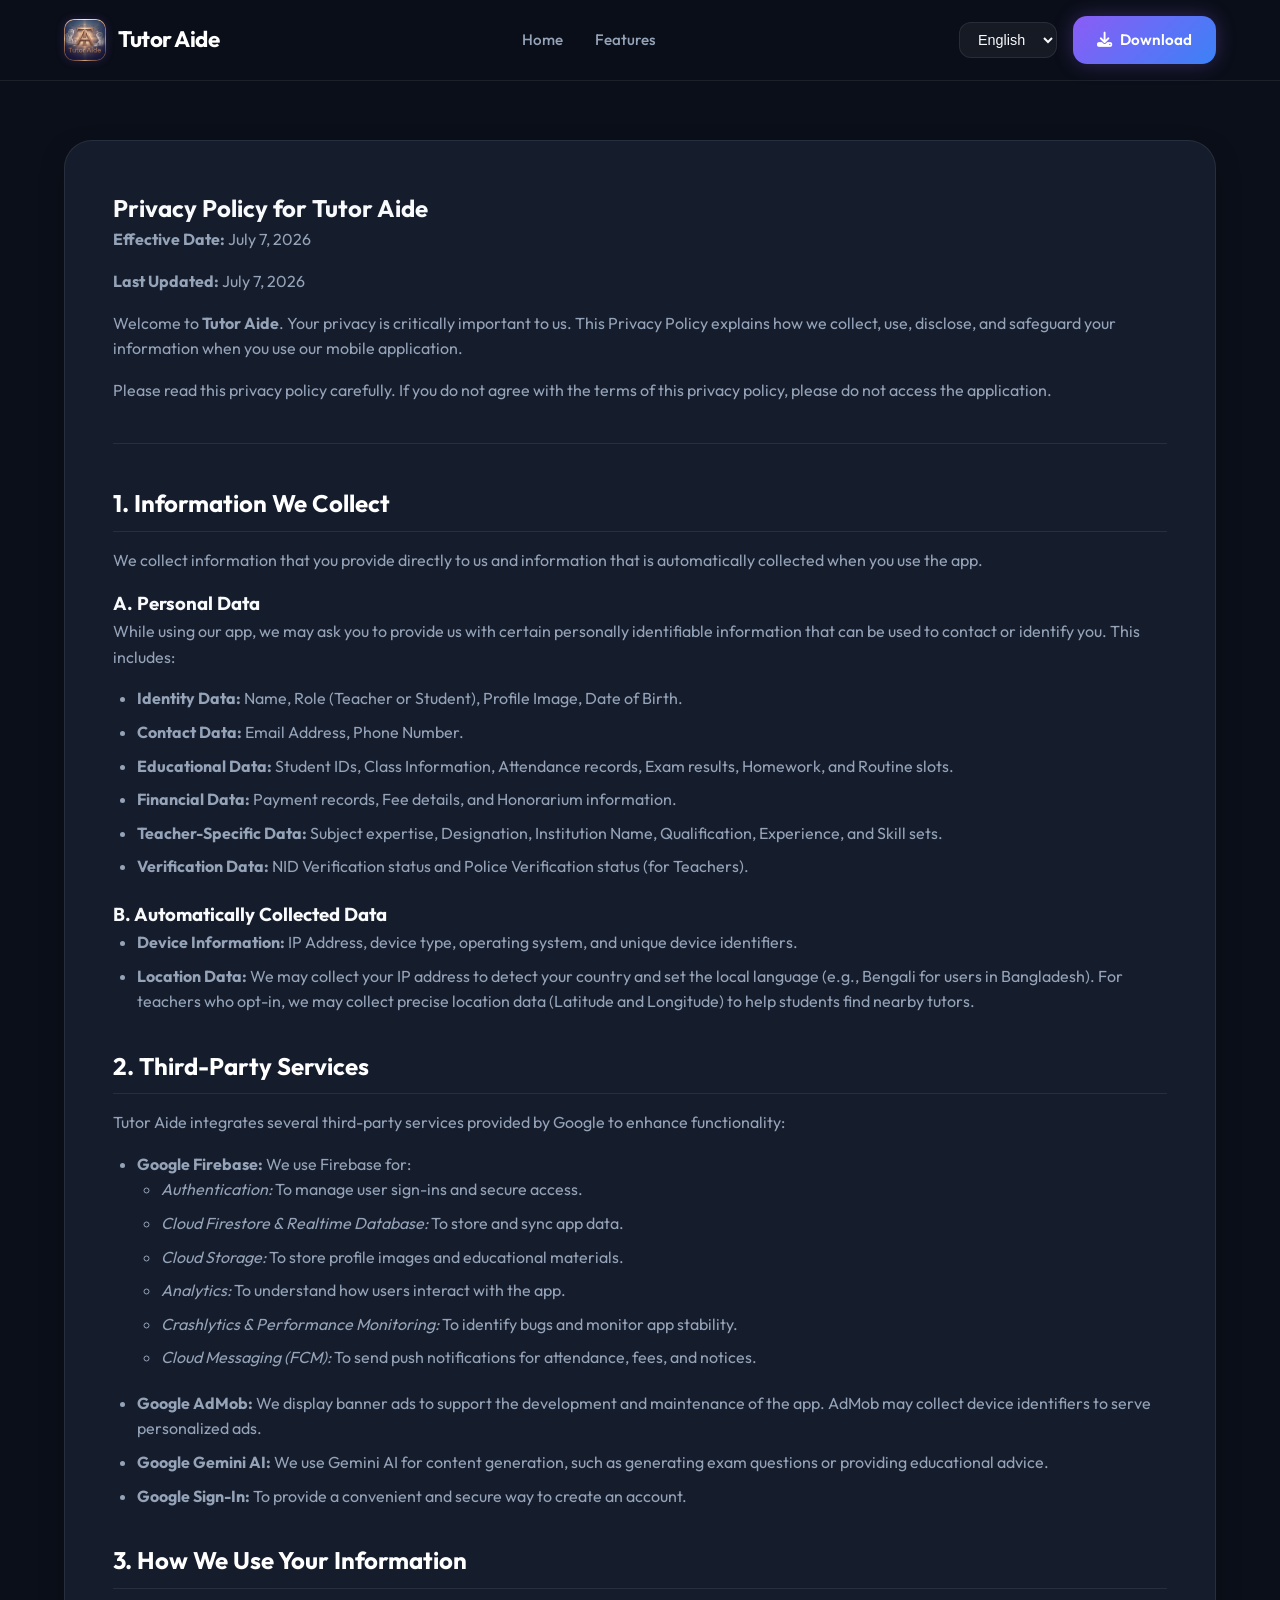
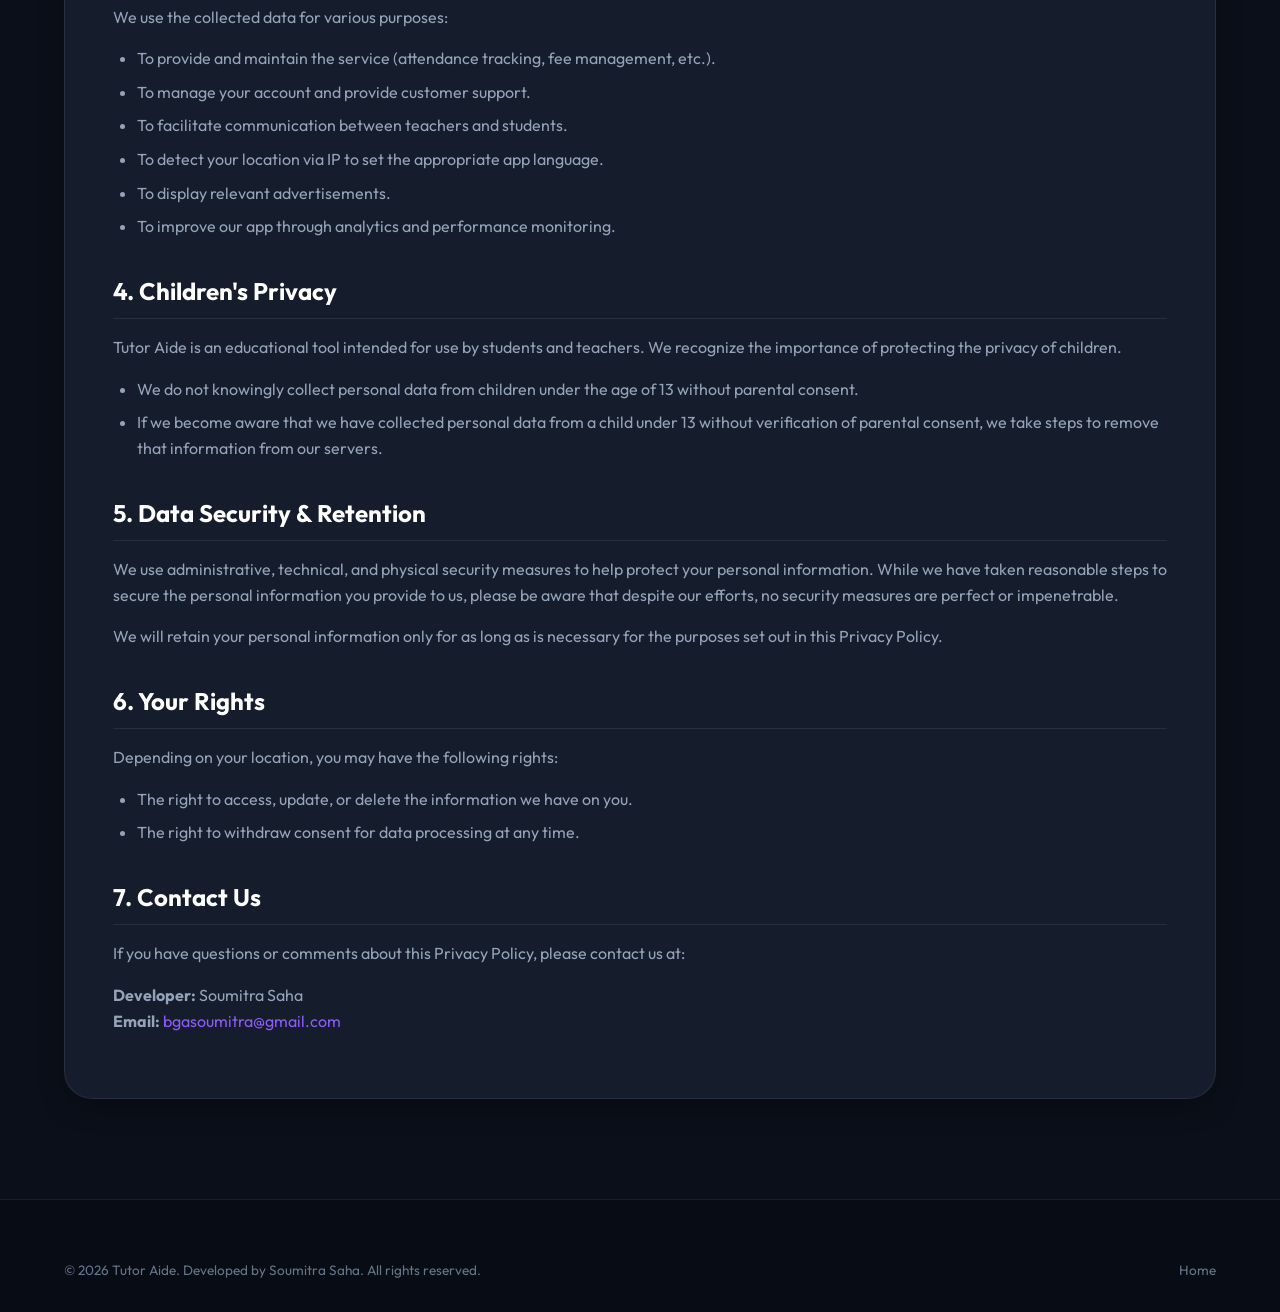
<file: public/privacy-policy.html>
<!DOCTYPE html>
<html lang="en">
<head>
    <meta charset="UTF-8">
    <meta name="viewport" content="width=device-width, initial-scale=1.0">
    <title>Privacy Policy - Tutor Aide</title>
    
    <!-- SEO Meta Tags -->
    <meta name="description" content="Privacy Policy for Tutor Aide classroom management ecosystem. Understand how we secure and manage your data.">
    <meta name="robots" content="index, follow">
    
    <!-- Favicon -->
    <link rel="icon" type="image/png" href="assets/images/logo.png">
    
    <!-- Stylesheets -->
    <link rel="stylesheet" href="assets/css/style.css">
    
    <!-- FontAwesome for icons -->
    <link rel="stylesheet" href="https://cdnjs.cloudflare.com/ajax/libs/font-awesome/6.4.0/css/all.min.css">
</head>
<body class="lang-en">

    <!-- Header / Navbar -->
    <header>
        <div class="container nav-wrapper">
            <a href="index.html" class="logo-container">
                <img src="assets/images/logo.png" alt="Tutor Aide Logo" class="logo-img">
                <span class="logo-text">Tutor Aide</span>
            </a>
            
            <nav class="nav-wrapper">
                <ul class="nav-links" id="nav-links">
                    <li><a href="index.html"><span data-lang="en">Home</span><span data-lang="bn">হোম</span><span data-lang="hi">होम</span></a></li>
                    <li><a href="index.html#features"><span data-lang="en">Features</span><span data-lang="bn">ফিচারসমূহ</span><span data-lang="hi">विशेषताएं</span></a></li>
                </ul>
            </nav>
            
            <div class="nav-actions">
                <select class="lang-selector" id="lang-select" aria-label="Select Language">
                    <option value="en">English</option>
                    <option value="bn">বাংলা</option>
                    <option value="hi">हिन्दी</option>
                </select>
                <a href="index.html#download" class="btn btn-primary">
                    <i class="fa-solid fa-download"></i>
                    <span><span data-lang="en">Download</span><span data-lang="bn">ডাউনলোড</span><span data-lang="hi">डाउनलोड</span></span>
                </a>
                <button class="menu-toggle" id="menu-toggle" aria-label="Toggle Menu">
                    <span></span>
                    <span></span>
                    <span></span>
                </button>
            </div>
        </div>
    </header>

    <!-- Main Content -->
    <main class="container policy-container">
        
        <!-- ENGLISH VERSION -->
        <article class="policy-card" data-lang="en">
            <h1>Privacy Policy for Tutor Aide</h1>
            <p><strong>Effective Date:</strong> July 7, 2026</p>
            <p><strong>Last Updated:</strong> July 7, 2026</p>
            <p>Welcome to <strong>Tutor Aide</strong>. Your privacy is critically important to us. This Privacy Policy explains how we collect, use, disclose, and safeguard your information when you use our mobile application.</p>
            <p>Please read this privacy policy carefully. If you do not agree with the terms of this privacy policy, please do not access the application.</p>
            
            <div class="policy-divider"></div>
            
            <h2 class="policy-section-title">1. Information We Collect</h2>
            <p>We collect information that you provide directly to us and information that is automatically collected when you use the app.</p>
            
            <h3>A. Personal Data</h3>
            <p>While using our app, we may ask you to provide us with certain personally identifiable information that can be used to contact or identify you. This includes:</p>
            <ul>
                <li><strong>Identity Data:</strong> Name, Role (Teacher or Student), Profile Image, Date of Birth.</li>
                <li><strong>Contact Data:</strong> Email Address, Phone Number.</li>
                <li><strong>Educational Data:</strong> Student IDs, Class Information, Attendance records, Exam results, Homework, and Routine slots.</li>
                <li><strong>Financial Data:</strong> Payment records, Fee details, and Honorarium information.</li>
                <li><strong>Teacher-Specific Data:</strong> Subject expertise, Designation, Institution Name, Qualification, Experience, and Skill sets.</li>
                <li><strong>Verification Data:</strong> NID Verification status and Police Verification status (for Teachers).</li>
            </ul>
            
            <h3>B. Automatically Collected Data</h3>
            <ul>
                <li><strong>Device Information:</strong> IP Address, device type, operating system, and unique device identifiers.</li>
                <li><strong>Location Data:</strong> We may collect your IP address to detect your country and set the local language (e.g., Bengali for users in Bangladesh). For teachers who opt-in, we may collect precise location data (Latitude and Longitude) to help students find nearby tutors.</li>
            </ul>
            
            <h2 class="policy-section-title">2. Third-Party Services</h2>
            <p>Tutor Aide integrates several third-party services provided by Google to enhance functionality:</p>
            <ul>
                <li><strong>Google Firebase:</strong> We use Firebase for:
                    <ul>
                        <li><em>Authentication:</em> To manage user sign-ins and secure access.</li>
                        <li><em>Cloud Firestore & Realtime Database:</em> To store and sync app data.</li>
                        <li><em>Cloud Storage:</em> To store profile images and educational materials.</li>
                        <li><em>Analytics:</em> To understand how users interact with the app.</li>
                        <li><em>Crashlytics & Performance Monitoring:</em> To identify bugs and monitor app stability.</li>
                        <li><em>Cloud Messaging (FCM):</em> To send push notifications for attendance, fees, and notices.</li>
                    </ul>
                </li>
                <li><strong>Google AdMob:</strong> We display banner ads to support the development and maintenance of the app. AdMob may collect device identifiers to serve personalized ads.</li>
                <li><strong>Google Gemini AI:</strong> We use Gemini AI for content generation, such as generating exam questions or providing educational advice.</li>
                <li><strong>Google Sign-In:</strong> To provide a convenient and secure way to create an account.</li>
            </ul>
            
            <h2 class="policy-section-title">3. How We Use Your Information</h2>
            <p>We use the collected data for various purposes:</p>
            <ul>
                <li>To provide and maintain the service (attendance tracking, fee management, etc.).</li>
                <li>To manage your account and provide customer support.</li>
                <li>To facilitate communication between teachers and students.</li>
                <li>To detect your location via IP to set the appropriate app language.</li>
                <li>To display relevant advertisements.</li>
                <li>To improve our app through analytics and performance monitoring.</li>
            </ul>
            
            <h2 class="policy-section-title">4. Children's Privacy</h2>
            <p>Tutor Aide is an educational tool intended for use by students and teachers. We recognize the importance of protecting the privacy of children.</p>
            <ul>
                <li>We do not knowingly collect personal data from children under the age of 13 without parental consent.</li>
                <li>If we become aware that we have collected personal data from a child under 13 without verification of parental consent, we take steps to remove that information from our servers.</li>
            </ul>
            
            <h2 class="policy-section-title">5. Data Security & Retention</h2>
            <p>We use administrative, technical, and physical security measures to help protect your personal information. While we have taken reasonable steps to secure the personal information you provide to us, please be aware that despite our efforts, no security measures are perfect or impenetrable.</p>
            <p>We will retain your personal information only for as long as is necessary for the purposes set out in this Privacy Policy.</p>
            
            <h2 class="policy-section-title">6. Your Rights</h2>
            <p>Depending on your location, you may have the following rights:</p>
            <ul>
                <li>The right to access, update, or delete the information we have on you.</li>
                <li>The right to withdraw consent for data processing at any time.</li>
            </ul>
            
            <h2 class="policy-section-title">7. Contact Us</h2>
            <p>If you have questions or comments about this Privacy Policy, please contact us at:</p>
            <p><strong>Developer:</strong> Soumitra Saha<br>
            <strong>Email:</strong> <a href="mailto:bgasoumitra@gmail.com" style="color: var(--accent-purple); text-decoration: none;">bgasoumitra@gmail.com</a></p>
        </article>

        <!-- BENGALI VERSION -->
        <article class="policy-card" data-lang="bn" lang="bn">
            <h1>Tutor Aide এর প্রাইভেসি পলিসি (গোপনীয়তা নীতি)</h1>
            <p><strong>কার্যকরী তারিখ:</strong> ৭ই জুলাই, ২০২৬</p>
            <p><strong>সর্বশেষ আপডেট:</strong> ৭ই জুলাই, ২০২৬</p>
            <p><strong>Tutor Aide</strong> অ্যাপটি আপনার ব্যক্তিগত তথ্যের সুরক্ষা নিশ্চিত করতে প্রতিশ্রুতিবদ্ধ। এই গোপনীয়তা নীতি আমাদের মোবাইল অ্যাপ্লিকেশন ব্যবহারের সময় আপনার তথ্য কীভাবে সংগ্রহ, ব্যবহার, প্রকাশ ও সুরক্ষিত করা হয় তা ব্যাখ্যা করে।</p>
            <p>দয়া করে এই গোপনীয়তা নীতি মনোযোগ সহকারে পড়ুন। আপনি যদি এর শর্তাবলীর সাথে একমত না হন, তবে দয়া করে অ্যাপটি ব্যবহার করবেন না।</p>
            
            <div class="policy-divider"></div>
            
            <h2 class="policy-section-title">১. সংগৃহীত তথ্য</h2>
            <p>আমরা আপনার দ্বারা সরাসরি দেওয়া তথ্য এবং অ্যাপ ব্যবহারের সময় স্বয়ংক্রিয়ভাবে তৈরি হওয়া তথ্য সংগ্রহ করি।</p>
            
            <h3>ক. ব্যক্তিগত তথ্য</h3>
            <p>অ্যাপটি ব্যবহারের সময় আমরা আপনাকে নির্দিষ্ট কিছু তথ্য প্রদান করতে বলতে পারি যা আপনার সাথে যোগাযোগ করতে বা আপনাকে সনাক্ত করতে সাহায্য করবে। এর মধ্যে রয়েছে:</p>
            <ul>
                <li><strong>পরিচয় তথ্য:</strong> নাম, রোল (শিক্ষক অথবা শিক্ষার্থী), প্রোফাইল ছবি, জন্ম তারিখ।</li>
                <li><strong>যোগাযোগ তথ্য:</strong> ইমেল ঠিকানা, ফোন নম্বর।</li>
                <li><strong>শিক্ষাগত তথ্য:</strong> স্টুডেন্ট আইডি, ক্লাসের তথ্য, উপস্থিতির রেকর্ড, পরীক্ষার ফলাফল, বাড়ির কাজ (হোমওয়ার্ক) এবং রুটিন স্লট।</li>
                <li><strong>আর্থিক তথ্য:</strong> পেমেন্টের রেকর্ড, বেতনের বিবরণ এবং সম্মানী সংক্রান্ত তথ্য।</li>
                <li><strong>শিক্ষক-নির্দিষ্ট তথ্য:</strong> বিষয়ের দক্ষতা, পদবী, প্রতিষ্ঠানের নাম, শিক্ষাগত যোগ্যতা, অভিজ্ঞতা এবং স্কিল সেট।</li>
                <li><strong>ভেরিফিকেশন তথ্য:</strong> এনআইডি ভেরিফিকেশন স্ট্যাটাস এবং পুলিশ ভেরিফিকেশন স্ট্যাটাস (শিক্ষকদের জন্য)।</li>
            </ul>
            
            <h3>খ. স্বয়ংক্রিয়ভাবে সংগৃহীত তথ্য</h3>
            <ul>
                <li><strong>ডিভাইস তথ্য:</strong> আইপি (IP) ঠিকানা, ডিভাইসের ধরণ, অপারেটিং সিস্টেম এবং ইউনিক ডিভাইস আইডেন্টিফায়ার।</li>
                <li><strong>লোকেশন তথ্য:</strong> আপনার দেশ সনাক্ত করতে এবং স্থানীয় ভাষা (যেমন: বাংলাদেশে অবস্থানকারীদের জন্য বাংলা) সেট করতে আমরা আপনার আইপি ঠিকানা ট্র্যাক করতে পারি। এছাড়া শিক্ষকরা সম্মতি দিলে শিক্ষার্থীদের নিকটবর্তী শিক্ষক খোঁজার সুবিধার্থে জিপিএস লোকেশন (অক্ষাংশ ও দ্রাঘিমাংশ) সংগ্রহ করা হতে পারে।</li>
            </ul>
            
            <h2 class="policy-section-title">২. থার্ড-পার্টি সার্ভিস</h2>
            <p>Tutor Aide অ্যাপটির কার্যকারিতা ও গতি বৃদ্ধির লক্ষ্যে গুগলের কিছু থার্ড-পার্টি সার্ভিস ব্যবহার করে:</p>
            <ul>
                <li><strong>গুগল ফায়ারবেস (Google Firebase):</strong> আমরা ফায়ারবেস ব্যবহার করি নিচের উদ্দেশ্যে:
                    <ul>
                        <li><em>অথেনটিকেশন:</em> ব্যবহারকারীদের নিরাপদ লগইন ও অ্যাকাউন্ট সুরক্ষার জন্য।</li>
                        <li><em>ক্লাউড ফায়ারস্টোর ও রিয়েলটাইম ডাটাবেস:</em> অ্যাপের ডাটা স্টোর ও সিঙ্ক করার জন্য।</li>
                        <li><em>ক্লাউড স্টোরেজ:</em> প্রোফাইলের ছবি এবং শিক্ষামূলক ফাইল সংরক্ষণের জন্য।</li>
                        <li><em>অ্যানালিটিক্স:</em> ব্যবহারকারীরা অ্যাপের সাথে কীভাবে ইন্টারেক্ট করছেন তা বুঝতে।</li>
                        <li><em>ক্র্যাশলিটিক্স ও পারফরম্যান্স মনিটরিং:</em> অ্যাপের বাগ ও স্থায়িত্ব ট্র্যাক করার জন্য।</li>
                        <li><em>ক্লাউড মেসেজিং (FCM):</em> হাজিরা, ফি ও নোটিশের রিয়েল-টাইম পুশ নোটিফিকেশন পাঠানোর জন্য।</li>
                    </ul>
                </li>
                <li><strong>গুগল অ্যাডমব (Google AdMob):</strong> অ্যাপের রক্ষণাবেক্ষণ ও উন্নয়ন খরচের সহায়তায় আমরা অ্যাডমব ব্যানার বিজ্ঞাপন প্রদর্শন করি। বিজ্ঞাপন কাস্টমাইজ করতে এটি ডিভাইস আইডি সংগ্রহ করতে পারে।</li>
                <li><strong>গুগল জেমিনি এআই (Google Gemini AI):</strong> সৃজনশীল ও এমসিকিউ প্রশ্নপত্র জেনারেট করার জন্য আমরা Gemini AI Flash 1.5 ব্যবহার করি।</li>
                <li><strong>গুগল সাইন-ইন:</strong> সহজ ও দ্রুত লগইন এক্সপেরিয়েন্স দেওয়ার জন্য এটি ব্যবহৃত হয়।</li>
            </ul>
            
            <h2 class="policy-section-title">৩. তথ্যের ব্যবহার</h2>
            <p>আমরা সংগৃহীত তথ্য বিভিন্ন উদ্দেশ্যে ব্যবহার করে থাকি:</p>
            <ul>
                <li>সেবা প্রদান ও অ্যাপের কার্যক্রম সচল রাখতে (হাজিরা শিট, ফি ট্র্যাক করা ইত্যাদি)।</li>
                <li>আপনার অ্যাকাউন্ট পরিচালনা এবং কাস্টমার সাপোর্ট প্রদান করতে।</li>
                <li>শিক্ষক এবং শিক্ষার্থীর মধ্যে নিরাপদ যোগাযোগ ব্যবস্থা নিশ্চিত করতে।</li>
                <li>দেশ অনুযায়ী অটোমেটিক ভাষা নির্ধারণ করতে।</li>
                <li>মার্জিত বিজ্ঞাপন প্রদর্শন করতে।</li>
                <li>বাগ সংশোধন এবং অ্যাপের কর্মক্ষমতা উন্নত করতে।</li>
            </ul>
            
            <h2 class="policy-section-title">৪. শিশুদের গোপনীয়তা</h2>
            <p>Tutor Aide একটি শিক্ষামূলক অ্যাপ্লিকেশন যা শিক্ষক ও শিক্ষার্থীদের দ্বারা ব্যবহারের জন্য তৈরি। আমরা শিশুদের তথ্যের সুরক্ষার বিষয়ে অত্যন্ত সতর্ক।</p>
            <ul>
                <li>আমরা অভিভাবকের সম্মতি ছাড়া ১৩ বছরের কম বয়সী শিশুদের কোনো ব্যক্তিগত তথ্য সরাসরি সংগ্রহ করি না।</li>
                <li>যদি আমরা জানতে পারি যে অভিভাবকের অনুমতি ছাড়া ১৩ বছরের কম বয়সী কারও ব্যক্তিগত তথ্য অসাবধানতাবশত আমাদের সার্ভারে জমা হয়েছে, তবে আমরা তা দ্রুত মুছে ফেলার ব্যবস্থা নিই।</li>
            </ul>
            
            <h2 class="policy-section-title">৫. তথ্য নিরাপত্তা ও স্থায়িত্ব</h2>
            <p>আপনার ব্যক্তিগত তথ্যের নিরাপত্তা নিশ্চিতে আমরা যথোপযুক্ত প্রশাসনিক ও প্রযুক্তিগত পদক্ষেপ গ্রহণ করি। তবে মনে রাখবেন যে ইন্টারনেটে তথ্য আদান-প্রদান বা ডিজিটাল সংরক্ষণের কোনো পদ্ধতিই শতভাগ নিরাপদ নয়।</p>
            <p>আপনার প্রয়োজনীয় সেবাসমূহ প্রদান করতে এবং এই গোপনীয়তা নীতির শর্তাবলী পূরণ করতে যতদিন প্রয়োজন, ততদিনই আমরা আপনার ডাটা সংরক্ষণ করব।</p>
            
            <h2 class="policy-section-title">৬. ব্যবহারকারীর অধিকার</h2>
            <p>আপনার লোকেশন অনুযায়ী আপনার নিচের অধিকারগুলো থাকতে পারে:</p>
            <ul>
                <li>আমাদের কাছে সংরক্ষিত আপনার তথ্য দেখা, আপডেট করা বা মুছে ফেলার অধিকার।</li>
                <li>যেকোনো সময় ডাটা প্রসেসিংয়ের সম্মতি প্রত্যাহার করার অধিকার।</li>
            </ul>
            
            <h2 class="policy-section-title">৭. আমাদের সাথে যোগাযোগ করুন</h2>
            <p>এই প্রাইভেসি পলিসি নিয়ে কোনো প্রশ্ন বা মতামত থাকলে আমাদের সাথে যোগাযোগ করতে পারেন:</p>
            <p><strong>ডেভেলপার:</strong> সৌমিত্র সাহা<br>
            <strong>ইমেল:</strong> <a href="mailto:bgasoumitra@gmail.com" style="color: var(--accent-purple); text-decoration: none;">bgasoumitra@gmail.com</a></p>
        </article>

        <!-- HINDI VERSION -->
        <article class="policy-card" data-lang="hi">
            <h1>ट्यूटर एड (Tutor Aide) गोपनीयता नीति</h1>
            <p><strong>प्रभावी तिथि:</strong> 7 जुलाई, 2026</p>
            <p><strong>अंतिम अद्यतन:</strong> 7 जुलाई, 2026</p>
            <p><strong>Tutor Aide</strong> आपकी गोपनीयता की सुरक्षा के लिए पूरी तरह प्रतिबद्ध है। जब आप हमारे मोबाइल एप्लिकेशन का उपयोग करते हैं, तो हम आपकी जानकारी को कैसे एकत्र, उपयोग और सुरक्षित रखते हैं, इसकी व्याख्या यह गोपनीयता नीति करती है।</p>
            <p>कृपया इस गोपनीयता नीति को ध्यान से पढ़ें। यदि आप इस नीति की शर्तों से सहमत नहीं हैं, तो कृपया ऐप का उपयोग न करें।</p>
            
            <div class="policy-divider"></div>
            
            <h2 class="policy-section-title">1. जानकारी जो हम एकत्र करते हैं</h2>
            <p>हम सीधे आपके द्वारा प्रदान की गई जानकारी और ऐप के उपयोग के दौरान स्वचालित रूप से उत्पन्न डेटा एकत्र करते हैं।</p>
            
            <h3>क. व्यक्तिगत डेटा</h3>
            <p>ऐप का उपयोग करते समय, हम आपसे संपर्क करने या आपकी पहचान करने के लिए कुछ व्यक्तिगत जानकारी प्रदान करने का अनुरोध कर सकते हैं:</p>
            <ul>
                <li><strong>पहचान डेटा:</strong> नाम, भूमिका (शिक्षक या छात्र), प्रोफाइल चित्र, जन्म तिथि।</li>
                <li><strong>संपर्क डेटा:</strong> ईमेल पता, फोन नंबर।</li>
                <li><strong>शैक्षणिक डेटा:</strong> छात्र आईडी, कक्षा की जानकारी, उपस्थिति रिकॉर्ड, परीक्षा परिणाम, गृहकार्य (होमवर्क), और समय-सारणी।</li>
                <li><strong>वित्तीय डेटा:</strong> शुल्क भुगतान विवरण, रसीदें और मानदेय रिकॉर्ड।</li>
                <li><strong>शिक्षक-विशिष्ट डेटा:</strong> विषय विशेषज्ञता, पद, संस्थान का नाम, शैक्षणिक योग्यता और अनुभव।</li>
                <li><strong>सत्यापन डेटा:</strong> शिक्षकों के लिए राष्ट्रीय पहचान पत्र (NID) सत्यापन की स्थिति।</li>
            </ul>
            
            <h3>ख. स्वचालित रूप से एकत्र डेटा</h3>
            <ul>
                <li><strong>डिवाइस जानकारी:</strong> आईपी (IP) पता, डिवाइस का प्रकार, ऑपरेटिंग सिस्टम और विशिष्ट डिवाइस पहचानकर्ता।</li>
                <li><strong>स्थान डेटा:</strong> देश की पहचान करने और डिफ़ॉल्ट भाषा (जैसे बांग्लादेश में बंगाली) सेट करने के लिए हम आपका आईपी पता ट्रैक करते हैं।</li>
            </ul>
            
            <h2 class="policy-section-title">2. तृतीय-पक्ष सेवाएँ (Third-Party Services)</h2>
            <p>Tutor Aide अपनी सुविधाओं और प्रदर्शन को बढ़ाने के लिए Google द्वारा प्रदान की जाने वाली तृतीय-पक्ष सेवाओं का उपयोग करता है:</p>
            <ul>
                <li><strong>Google Firebase:</strong> प्रमाणीकरण (Authentication), क्लाउड डेटाबेस, रीयल-टाइम डेटा सिंक्रोनाइज़ेशन, स्टोरेज, क्रैश विश्लेषण और पुश नोटिफिकेशन (FCM) के लिए।</li>
                <li><strong>Google AdMob:</strong> ऐप के रख-रखाव के खर्च के लिए हम बैनर विज्ञापन प्रदर्शित करते हैं।</li>
                <li><strong>Google Gemini AI:</strong> स्वचालित प्रश्न पत्र तैयार करने के लिए Gemini AI का उपयोग किया जाता है।</li>
                <li><strong>Google Sign-In:</strong> सुरक्षित और तेज़ लॉगिन के लिए।</li>
            </ul>
            
            <h2 class="policy-section-title">3. आपकी जानकारी का उपयोग</h2>
            <p>हम एकत्र की गई जानकारी का उपयोग सेवा के संचालन, खातों के प्रबंधन, शिक्षक-छात्र संचार की सुविधा, स्थानीय भाषा सेटिंग और ऐप के प्रदर्शन में सुधार के लिए करते हैं।</p>
            
            <h2 class="policy-section-title">4. बच्चों की गोपनीयता</h2>
            <p>Tutor Aide एक शैक्षणिक एप्लिकेशन है। हम माता-पिता की सहमति के बिना 13 वर्ष से कम उम्र के बच्चों से सीधे कोई व्यक्तिगत जानकारी एकत्र नहीं करते हैं।</p>
            
            <h2 class="policy-section-title">5. संपर्क करें</h2>
            <p>यदि गोपनीयता नीति के संबंध में आपके पास कोई प्रश्न है, तो कृपया हमसे संपर्क करें:</p>
            <p><strong>डेवलपर:</strong> सौमित्र साहा (Soumitra Saha)<br>
            <strong>ईमेल:</strong> <a href="mailto:bgasoumitra@gmail.com" style="color: var(--accent-purple); text-decoration: none;">bgasoumitra@gmail.com</a></p>
        </article>
        
    </main>

    <!-- Footer -->
    <footer>
        <div class="container footer-bottom" style="border-top: none; padding-top: 0;">
            <p>&copy; 2026 Tutor Aide. Developed by Soumitra Saha. All rights reserved.</p>
            <div class="footer-bottom-links">
                <a href="index.html">Home</a>
            </div>
        </div>
    </footer>

    <!-- Script -->
    <script src="assets/js/main.js"></script>
</body>
</html>
</file>
<file: public/assets/css/style.css>
@import url('https://fonts.googleapis.com/css2?family=Outfit:wght@300;400;500;600;700;800&family=Hind+Siliguri:wght@400;500;600;700&display=swap');

:root {
    --bg-main: #0b0f19;
    --bg-card: #151c2c;
    --bg-card-hover: #1e293b;
    --bg-nav: rgba(11, 15, 25, 0.75);
    --border-color: rgba(255, 255, 255, 0.08);
    
    --text-primary: #f8fafc;
    --text-secondary: #94a3b8;
    --text-muted: #64748b;
    
    /* App Colors from Screenshots */
    --accent-purple: #8b5cf6;
    --accent-teal: #0d9488;
    --accent-pink: #ec4899;
    --accent-orange: #f97316;
    --accent-yellow: #eab308;
    --accent-blue: #3b82f6;
    
    --gradient-primary: linear-gradient(135deg, #8b5cf6 0%, #3b82f6 100%);
    --gradient-glow: radial-gradient(circle at 50% 50%, rgba(139, 92, 246, 0.15) 0%, transparent 60%);
    
    --font-primary: 'Outfit', sans-serif;
    --font-bengali: 'Hind Siliguri', sans-serif;
    
    --transition-smooth: all 0.3s cubic-bezier(0.4, 0, 0.2, 1);
    --shadow-card: 0 10px 30px -10px rgba(0, 0, 0, 0.5);
    --shadow-accent: 0 0 20px rgba(139, 92, 246, 0.3);
}

/* Base Reset */
* {
    margin: 0;
    padding: 0;
    box-sizing: border-box;
    scroll-behavior: smooth;
}

body {
    background-color: var(--bg-main);
    color: var(--text-primary);
    font-family: var(--font-primary);
    line-height: 1.6;
    overflow-x: hidden;
}

/* Apply Bengali font dynamically to Bengali texts */
[lang="bn"] {
    font-family: var(--font-bengali), var(--font-primary);
}

/* Multi-language Display Control */
body.lang-en [data-lang]:not([data-lang="en"]) { display: none !important; }
body.lang-bn [data-lang]:not([data-lang="bn"]) { display: none !important; }
body.lang-hi [data-lang]:not([data-lang="hi"]) { display: none !important; }

/* Custom Scrollbar */
::-webkit-scrollbar {
    width: 8px;
    height: 8px;
}
::-webkit-scrollbar-track {
    background: var(--bg-main);
}
::-webkit-scrollbar-thumb {
    background: var(--border-color);
    border-radius: 4px;
}
::-webkit-scrollbar-thumb:hover {
    background: var(--accent-purple);
}

/* Layout Utilities */
.container {
    max-width: 1200px;
    margin: 0 auto;
    padding: 0 24px;
}

.section-padding {
    padding: 100px 0;
    position: relative;
}

/* Section Header styling */
.section-header {
    text-align: center;
    margin-bottom: 60px;
}

.section-header h2 {
    font-size: 2.5rem;
    font-weight: 700;
    margin-bottom: 16px;
    background: linear-gradient(135deg, #fff 30%, var(--text-secondary) 100%);
    -webkit-background-clip: text;
    -webkit-text-fill-color: transparent;
}

.section-header p {
    color: var(--text-secondary);
    font-size: 1.1rem;
    max-width: 600px;
    margin: 0 auto;
}

/* Glassmorphism card template */
.glass-card {
    background: var(--bg-card);
    border: 1px solid var(--border-color);
    border-radius: 24px;
    padding: 32px;
    box-shadow: var(--shadow-card);
    transition: var(--transition-smooth);
}

.glass-card:hover {
    border-color: rgba(139, 92, 246, 0.3);
    transform: translateY(-5px);
}

/* Header & Navigation */
header {
    position: fixed;
    top: 0;
    left: 0;
    right: 0;
    z-index: 1000;
    background: var(--bg-nav);
    backdrop-filter: blur(16px);
    -webkit-backdrop-filter: blur(16px);
    border-bottom: 1px solid var(--border-color);
    transition: var(--transition-smooth);
}

.nav-wrapper {
    display: flex;
    justify-content: space-between;
    align-items: center;
    height: 80px;
}

.logo-container {
    display: flex;
    align-items: center;
    gap: 12px;
    text-decoration: none;
}

.logo-img {
    width: 42px;
    height: 42px;
    border-radius: 10px;
    box-shadow: 0 0 10px rgba(139, 92, 246, 0.2);
}

.logo-text {
    font-size: 1.4rem;
    font-weight: 700;
    color: #fff;
    letter-spacing: -0.5px;
}

.nav-links {
    display: flex;
    align-items: center;
    gap: 32px;
    list-style: none;
}

.nav-links a {
    text-decoration: none;
    color: var(--text-secondary);
    font-size: 0.95rem;
    font-weight: 500;
    transition: var(--transition-smooth);
}

.nav-links a:hover,
.nav-links a.active {
    color: #fff;
}

.nav-actions {
    display: flex;
    align-items: center;
    gap: 16px;
}

.lang-selector {
    background: rgba(255, 255, 255, 0.05);
    border: 1px solid var(--border-color);
    color: var(--text-primary);
    padding: 8px 14px;
    border-radius: 12px;
    cursor: pointer;
    font-size: 0.9rem;
    font-weight: 500;
    outline: none;
    transition: var(--transition-smooth);
}

.lang-selector:hover {
    background: rgba(255, 255, 255, 0.1);
    border-color: var(--accent-purple);
}

.btn {
    display: inline-flex;
    align-items: center;
    gap: 8px;
    padding: 12px 24px;
    border-radius: 14px;
    font-weight: 600;
    font-size: 0.95rem;
    text-decoration: none;
    cursor: pointer;
    transition: var(--transition-smooth);
}

.btn-primary {
    background: var(--gradient-primary);
    color: #fff;
    box-shadow: var(--shadow-accent);
}

.btn-primary:hover {
    transform: translateY(-2px);
    box-shadow: 0 0 30px rgba(139, 92, 246, 0.5);
}

.btn-secondary {
    background: rgba(255, 255, 255, 0.05);
    border: 1px solid var(--border-color);
    color: var(--text-primary);
}

.btn-secondary:hover {
    background: rgba(255, 255, 255, 0.1);
    transform: translateY(-2px);
}

/* Mobile Nav Toggle */
.menu-toggle {
    display: none;
    flex-direction: column;
    gap: 5px;
    background: none;
    border: none;
    cursor: pointer;
}

.menu-toggle span {
    width: 24px;
    height: 2px;
    background: #fff;
    transition: var(--transition-smooth);
}

/* Hero Section */
.hero {
    min-height: 100vh;
    display: flex;
    align-items: center;
    padding-top: 120px;
    overflow: hidden;
    position: relative;
}

.hero-glow {
    position: absolute;
    top: 20%;
    left: 50%;
    transform: translate(-50%, -50%);
    width: 800px;
    height: 800px;
    background: var(--gradient-glow);
    z-index: -1;
    pointer-events: none;
}

.hero-grid {
    display: grid;
    grid-template-columns: 1.1fr 0.9fr;
    gap: 60px;
    align-items: center;
}

.hero-content h1 {
    font-size: 3.5rem;
    font-weight: 800;
    line-height: 1.15;
    margin-bottom: 24px;
    letter-spacing: -1px;
}

.hero-content h1 span {
    background: linear-gradient(135deg, var(--accent-purple) 0%, var(--accent-blue) 100%);
    -webkit-background-clip: text;
    -webkit-text-fill-color: transparent;
}

.hero-content p {
    font-size: 1.2rem;
    color: var(--text-secondary);
    margin-bottom: 40px;
    max-width: 540px;
}

.hero-buttons {
    display: flex;
    gap: 16px;
    flex-wrap: wrap;
}

.playstore-btn img {
    height: 48px;
    transition: var(--transition-smooth);
}

.playstore-btn:hover img {
    transform: translateY(-3px) scale(1.02);
    filter: drop-shadow(0 5px 15px rgba(139, 92, 246, 0.4));
}

.hero-visual {
    position: relative;
    display: flex;
    justify-content: center;
    align-items: center;
}

.feature-graphic-container {
    width: 100%;
    max-width: 480px;
    border-radius: 28px;
    overflow: hidden;
    border: 1px solid var(--border-color);
    box-shadow: var(--shadow-card);
    position: relative;
}

.feature-graphic-container img {
    width: 100%;
    display: block;
    transition: var(--transition-smooth);
}

.feature-graphic-container:hover img {
    transform: scale(1.03);
}

/* Floating Badges */
.floating-badge {
    position: absolute;
    background: rgba(21, 28, 44, 0.8);
    backdrop-filter: blur(10px);
    -webkit-backdrop-filter: blur(10px);
    border: 1px solid var(--border-color);
    border-radius: 16px;
    padding: 12px 18px;
    display: flex;
    align-items: center;
    gap: 12px;
    box-shadow: 0 8px 32px rgba(0, 0, 0, 0.3);
    animation: float 6s ease-in-out infinite;
}

.floating-badge-1 {
    top: 10%;
    left: -40px;
    animation-delay: 0s;
}

.floating-badge-2 {
    bottom: 15%;
    right: -20px;
    animation-delay: 3s;
}

.floating-badge i {
    font-size: 1.5rem;
}

.floating-badge span {
    font-size: 0.85rem;
    font-weight: 600;
}

@keyframes float {
    0%, 100% { transform: translateY(0); }
    50% { transform: translateY(-10px); }
}

/* Dashboard Panels Toggle styling */
.panel-switch-wrapper {
    display: flex;
    justify-content: center;
    margin-bottom: 48px;
}

.panel-switch {
    background: var(--bg-card);
    border: 1px solid var(--border-color);
    padding: 6px;
    border-radius: 16px;
    display: flex;
    gap: 4px;
}

.panel-btn {
    background: none;
    border: none;
    color: var(--text-secondary);
    padding: 12px 28px;
    border-radius: 12px;
    font-weight: 600;
    cursor: pointer;
    transition: var(--transition-smooth);
}

.panel-btn.active {
    background: var(--accent-purple);
    color: #fff;
    box-shadow: var(--shadow-accent);
}

.panel-container {
    position: relative;
    min-height: 400px;
}

.dashboard-panel {
    display: none;
    grid-template-columns: repeat(auto-fit, minmax(280px, 1fr));
    gap: 32px;
    animation: fadeIn 0.5s ease;
}

.dashboard-panel.active {
    display: grid;
}

@keyframes fadeIn {
    from { opacity: 0; transform: translateY(10px); }
    to { opacity: 1; transform: translateY(0); }
}

.feature-card {
    position: relative;
    overflow: hidden;
}

.feature-icon-box {
    width: 60px;
    height: 60px;
    border-radius: 16px;
    display: flex;
    align-items: center;
    justify-content: center;
    font-size: 1.6rem;
    margin-bottom: 24px;
    color: #fff;
}

.card-purple .feature-icon-box { background: rgba(139, 92, 246, 0.15); color: var(--accent-purple); border: 1px solid rgba(139, 92, 246, 0.3); }
.card-teal .feature-icon-box { background: rgba(13, 148, 136, 0.15); color: var(--accent-teal); border: 1px solid rgba(13, 148, 136, 0.3); }
.card-pink .feature-icon-box { background: rgba(236, 72, 153, 0.15); color: var(--accent-pink); border: 1px solid rgba(236, 72, 153, 0.3); }
.card-orange .feature-icon-box { background: rgba(249, 115, 22, 0.15); color: var(--accent-orange); border: 1px solid rgba(249, 115, 22, 0.3); }
.card-yellow .feature-icon-box { background: rgba(234, 179, 8, 0.15); color: var(--accent-yellow); border: 1px solid rgba(234, 179, 8, 0.3); }
.card-blue .feature-icon-box { background: rgba(59, 130, 246, 0.15); color: var(--accent-blue); border: 1px solid rgba(59, 130, 246, 0.3); }

.feature-card h3 {
    font-size: 1.3rem;
    font-weight: 700;
    margin-bottom: 12px;
}

.feature-card p {
    color: var(--text-secondary);
    font-size: 0.95rem;
}

/* Gemini AI Feature Highlight */
.gemini-spotlight {
    position: relative;
    background: radial-gradient(ellipse at top right, rgba(59, 130, 246, 0.15) 0%, transparent 60%);
}

.gemini-grid {
    display: grid;
    grid-template-columns: 1fr 1fr;
    gap: 60px;
    align-items: center;
}

.gemini-visual-box {
    background: rgba(21, 28, 44, 0.5);
    border: 1px solid var(--border-color);
    border-radius: 28px;
    padding: 32px;
    position: relative;
    overflow: hidden;
    box-shadow: var(--shadow-card);
}

.gemini-visual-box::before {
    content: '';
    position: absolute;
    top: -50%;
    right: -50%;
    width: 300px;
    height: 300px;
    background: radial-gradient(circle, rgba(139, 92, 246, 0.2) 0%, transparent 70%);
    pointer-events: none;
}

.gemini-badge {
    background: var(--gradient-primary);
    color: #fff;
    padding: 6px 14px;
    border-radius: 20px;
    font-size: 0.8rem;
    font-weight: 700;
    letter-spacing: 0.5px;
    text-transform: uppercase;
    display: inline-block;
    margin-bottom: 20px;
}

.ai-demo-ui {
    display: flex;
    flex-direction: column;
    gap: 16px;
}

.ai-chat-bubble {
    background: rgba(255, 255, 255, 0.03);
    border: 1px solid var(--border-color);
    border-radius: 16px;
    padding: 16px;
    font-size: 0.9rem;
    animation: slideUp 0.6s ease forwards;
}

.ai-chat-bubble.user-bubble {
    border-left: 3px solid var(--accent-blue);
}

.ai-chat-bubble.gemini-bubble {
    border-left: 3px solid var(--accent-purple);
    background: rgba(139, 92, 246, 0.03);
}

.ai-tag {
    display: inline-block;
    background: rgba(255, 255, 255, 0.05);
    padding: 4px 8px;
    border-radius: 8px;
    font-size: 0.75rem;
    color: var(--accent-blue);
    font-weight: 600;
    margin-bottom: 8px;
}

.ai-code-preview {
    font-family: monospace;
    background: rgba(0, 0, 0, 0.3);
    padding: 12px;
    border-radius: 8px;
    font-size: 0.8rem;
    color: var(--text-secondary);
    border: 1px solid rgba(255, 255, 255, 0.05);
    margin-top: 8px;
}

/* Screenshot Slider */
.screenshots-section {
    background: #080c14;
    overflow-x: hidden;
}

.slider-wrapper {
    position: relative;
    width: 100%;
}

.screenshots-container {
    display: flex;
    gap: 24px;
    overflow-x: auto;
    scroll-snap-type: x mandatory;
    padding: 20px 0;
    scrollbar-width: none; /* Firefox */
}

.screenshots-container::-webkit-scrollbar {
    display: none; /* Chrome, Safari, Opera */
}

.screenshot-slide {
    flex: 0 0 280px;
    scroll-snap-align: center;
    border-radius: 22px;
    overflow: hidden;
    border: 1px solid var(--border-color);
    box-shadow: 0 10px 20px rgba(0, 0, 0, 0.3);
    transition: var(--transition-smooth);
    background: var(--bg-card);
}

.screenshot-slide:hover {
    transform: translateY(-5px) scale(1.02);
    border-color: rgba(139, 92, 246, 0.3);
    box-shadow: 0 15px 30px rgba(139, 92, 246, 0.15);
}

.screenshot-slide img {
    width: 100%;
    height: auto;
    display: block;
}

/* Slider Controls */
.slider-nav {
    display: flex;
    justify-content: center;
    gap: 16px;
    margin-top: 40px;
}

.slider-btn {
    background: var(--bg-card);
    border: 1px solid var(--border-color);
    color: #fff;
    width: 50px;
    height: 50px;
    border-radius: 15px;
    display: flex;
    align-items: center;
    justify-content: center;
    cursor: pointer;
    font-size: 1.1rem;
    transition: var(--transition-smooth);
}

.slider-btn:hover {
    background: var(--accent-purple);
    border-color: var(--accent-purple);
    box-shadow: var(--shadow-accent);
}

/* How It Works */
.steps-grid {
    display: grid;
    grid-template-columns: repeat(auto-fit, minmax(280px, 1fr));
    gap: 40px;
    position: relative;
}

.step-card {
    position: relative;
}

.step-number {
    font-size: 4rem;
    font-weight: 800;
    line-height: 1;
    background: linear-gradient(135deg, var(--accent-purple) 0%, transparent 100%);
    -webkit-background-clip: text;
    -webkit-text-fill-color: transparent;
    opacity: 0.3;
    margin-bottom: 12px;
}

.step-card h3 {
    font-size: 1.3rem;
    font-weight: 700;
    margin-bottom: 12px;
}

.step-card p {
    color: var(--text-secondary);
    font-size: 0.95rem;
}

/* Extras / Technical Specifications Section */
.spec-grid {
    display: grid;
    grid-template-columns: 1.1fr 0.9fr;
    gap: 60px;
    align-items: center;
}

.spec-list {
    display: grid;
    grid-template-columns: 1fr 1fr;
    gap: 24px;
}

.spec-item {
    background: rgba(255, 255, 255, 0.02);
    border: 1px solid var(--border-color);
    padding: 20px;
    border-radius: 16px;
}

.spec-item h4 {
    font-weight: 600;
    margin-bottom: 6px;
    color: #fff;
    display: flex;
    align-items: center;
    gap: 8px;
}

.spec-item p {
    color: var(--text-secondary);
    font-size: 0.85rem;
}

.spec-logo-tag {
    font-size: 0.75rem;
    background: rgba(139, 92, 246, 0.1);
    color: var(--accent-purple);
    padding: 3px 8px;
    border-radius: 5px;
    font-weight: 600;
    margin-left: auto;
}

/* Call to Action */
.cta-section {
    position: relative;
    overflow: hidden;
}

.cta-box {
    background: linear-gradient(135deg, #151c2c 0%, #0d1220 100%);
    border: 1px solid var(--border-color);
    border-radius: 32px;
    padding: 80px 40px;
    text-align: center;
    position: relative;
    overflow: hidden;
    box-shadow: var(--shadow-card);
}

.cta-box::after {
    content: '';
    position: absolute;
    bottom: -150px;
    left: 50%;
    transform: translateX(-50%);
    width: 600px;
    height: 300px;
    background: radial-gradient(circle, rgba(139, 92, 246, 0.1) 0%, transparent 70%);
    pointer-events: none;
}

.cta-box h2 {
    font-size: 2.8rem;
    font-weight: 800;
    margin-bottom: 16px;
}

.cta-box p {
    color: var(--text-secondary);
    font-size: 1.15rem;
    max-width: 600px;
    margin: 0 auto 40px;
}

/* Footer */
footer {
    background: #080c14;
    border-top: 1px solid var(--border-color);
    padding: 60px 0 30px;
}

.footer-grid {
    display: grid;
    grid-template-columns: 1.5fr 1fr 1fr;
    gap: 40px;
    margin-bottom: 40px;
}

.footer-info p {
    color: var(--text-secondary);
    font-size: 0.95rem;
    margin-top: 16px;
    max-width: 320px;
}

.footer-title {
    font-size: 1rem;
    font-weight: 700;
    color: #fff;
    margin-bottom: 20px;
    text-transform: uppercase;
    letter-spacing: 0.5px;
}

.footer-links {
    list-style: none;
    display: flex;
    flex-direction: column;
    gap: 12px;
}

.footer-links a {
    color: var(--text-secondary);
    text-decoration: none;
    font-size: 0.9rem;
    transition: var(--transition-smooth);
}

.footer-links a:hover {
    color: #fff;
    transform: translateX(3px);
}

.footer-contact-list {
    list-style: none;
    display: flex;
    flex-direction: column;
    gap: 12px;
    color: var(--text-secondary);
    font-size: 0.9rem;
}

.footer-contact-list li {
    display: flex;
    align-items: center;
    gap: 8px;
}

.footer-contact-list a {
    color: var(--text-secondary);
    text-decoration: none;
    transition: var(--transition-smooth);
}

.footer-contact-list a:hover {
    color: #fff;
}

.footer-bottom {
    display: flex;
    justify-content: space-between;
    align-items: center;
    border-top: 1px solid var(--border-color);
    padding-top: 30px;
    color: var(--text-muted);
    font-size: 0.85rem;
}

.footer-bottom-links {
    display: flex;
    gap: 24px;
}

.footer-bottom-links a {
    color: var(--text-muted);
    text-decoration: none;
    transition: var(--transition-smooth);
}

.footer-bottom-links a:hover {
    color: var(--text-secondary);
}

/* Privacy Policy Layout Specific Styles */
.policy-container {
    padding-top: 140px;
    padding-bottom: 100px;
}

.policy-card {
    background: var(--bg-card);
    border: 1px solid var(--border-color);
    border-radius: 28px;
    padding: 48px;
    box-shadow: var(--shadow-card);
}

.policy-section-title {
    font-size: 1.5rem;
    font-weight: 700;
    color: #fff;
    margin-top: 32px;
    margin-bottom: 16px;
    border-bottom: 1px solid var(--border-color);
    padding-bottom: 8px;
}

.policy-card p {
    color: var(--text-secondary);
    margin-bottom: 16px;
    font-size: 1rem;
}

.policy-card ul {
    margin-left: 24px;
    margin-bottom: 20px;
    color: var(--text-secondary);
}

.policy-card li {
    margin-bottom: 8px;
}

.policy-divider {
    height: 1px;
    background: var(--border-color);
    margin: 40px 0;
}

/* Responsive Breakpoints */
@media (max-width: 1024px) {
    .hero-content h1 {
        font-size: 3rem;
    }
    .hero-grid, .gemini-grid, .spec-grid {
        gap: 40px;
    }
}

@media (max-width: 768px) {
    .section-padding {
        padding: 70px 0;
    }
    
    .menu-toggle {
        display: flex;
    }
    
    .nav-links {
        position: fixed;
        top: 80px;
        left: 0;
        right: 0;
        bottom: 0;
        background: var(--bg-main);
        flex-direction: column;
        justify-content: center;
        gap: 40px;
        padding: 40px;
        transform: translateY(-100%);
        opacity: 0;
        pointer-events: none;
        transition: var(--transition-smooth);
        border-bottom: 1px solid var(--border-color);
    }
    
    .nav-links.open {
        transform: translateY(0);
        opacity: 1;
        pointer-events: auto;
    }
    
    .hero-grid {
        grid-template-columns: 1fr;
        text-align: center;
        padding-bottom: 40px;
    }
    
    .hero-content {
        display: flex;
        flex-direction: column;
        align-items: center;
    }
    
    .hero-content p {
        margin: 0 auto 30px;
    }
    
    .hero-buttons {
        justify-content: center;
    }
    
    .floating-badge {
        display: none;
    }
    
    .gemini-grid {
        grid-template-columns: 1fr;
    }
    
    .spec-grid {
        grid-template-columns: 1fr;
    }
    
    .cta-box {
        padding: 50px 20px;
    }
    
    .cta-box h2 {
        font-size: 2.2rem;
    }
    
    .footer-grid {
        grid-template-columns: 1fr;
        gap: 30px;
    }
    
    .policy-card {
        padding: 24px;
    }
}
</file>
